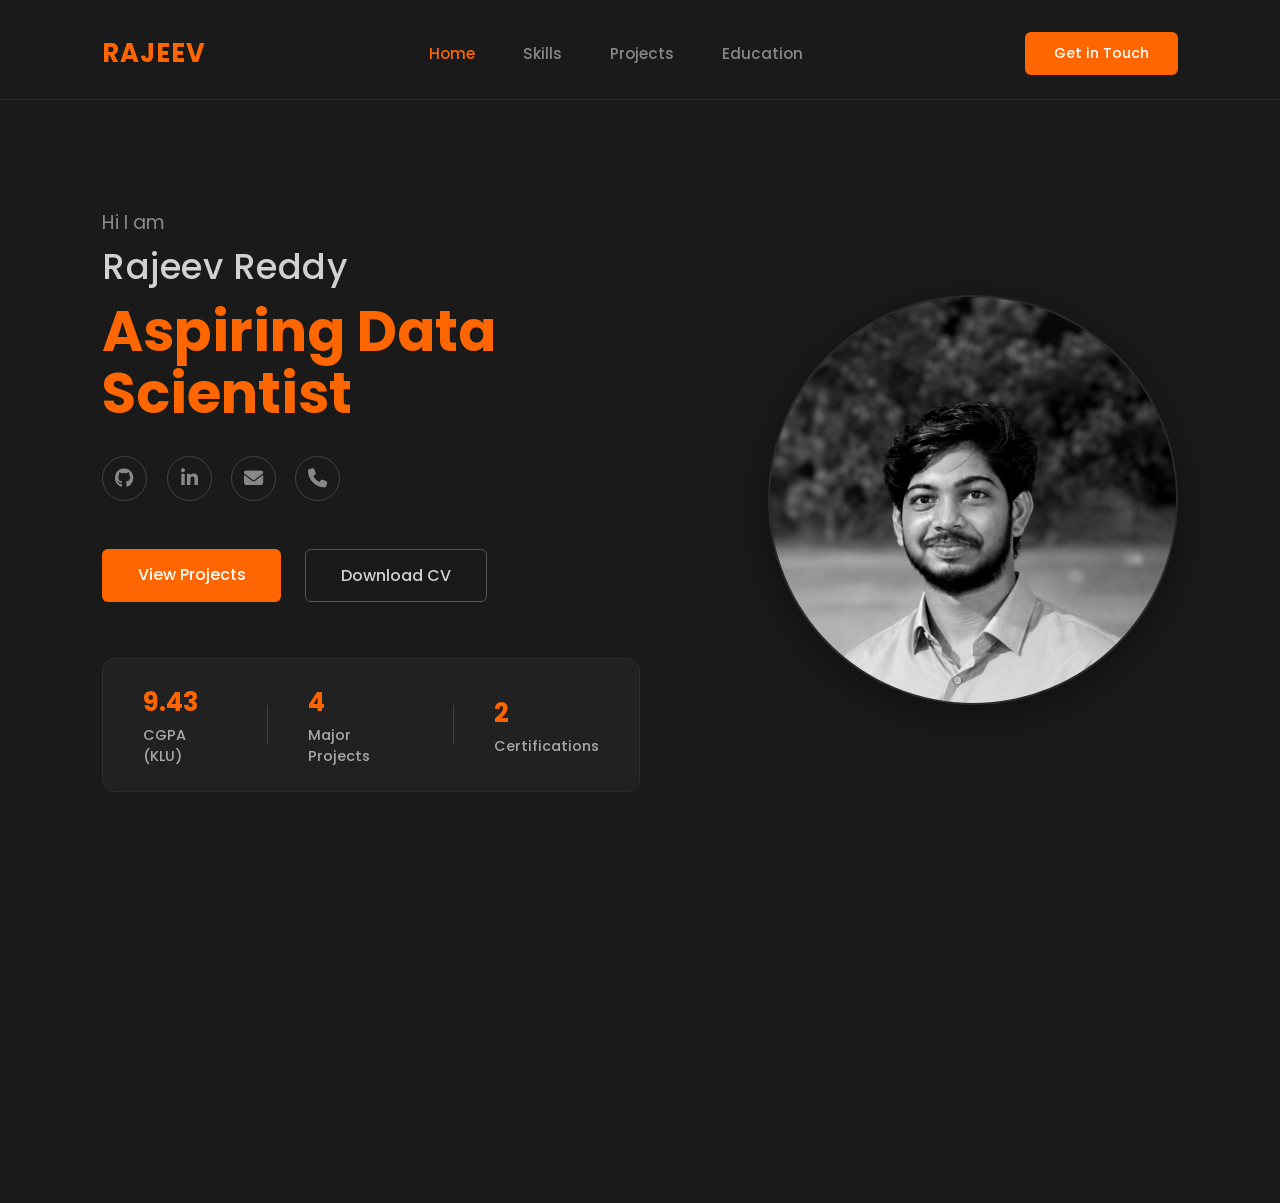
<file: index.html>
<!DOCTYPE html>
<html lang="en">
<head>
    <meta charset="UTF-8">
    <meta name="viewport" content="width=device-width, initial-scale=1.0">
    <title>Rajeev Reddy - Aspiring Data Scientist</title>
    <link rel="stylesheet" href="style.css">
    <link href="https://fonts.googleapis.com/css2?family=Poppins:wght@300;400;500;600;700;800&display=swap" rel="stylesheet">
    <link rel="stylesheet" href="https://cdnjs.cloudflare.com/ajax/libs/font-awesome/6.4.0/css/all.min.css">
</head>
<body>
    <div class="bg-shape bg-shape-1"></div>
    <div class="bg-shape bg-shape-2"></div>
    
    <div class="main-container">
        <nav class="navbar">
            <div class="logo">RAJEEV</div>
            <ul class="nav-links">
                <li><a href="#home" class="active nav-item">Home</a></li>
                <li><a href="#skills" class="nav-item">Skills</a></li>
                <li><a href="#projects" class="nav-item">Projects</a></li>
                <li><a href="#education" class="nav-item">Education</a></li>
            </ul>
            <a href="#contact" class="btn-nav" onclick="scrollToSection('#contact'); event.preventDefault();">Get in Touch</a>
        </nav>

        <div class="content-area" id="scroll-area">
            <!-- HERO SECTION -->
            <section id="home" class="hero-section">
                <div class="left-section">
                    <p class="greeting">Hi I am</p>
                    <h2 class="name">Rajeev Reddy</h2>
                    <h1 class="title">Aspiring Data Scientist</h1>
                    <div class="social-icons">
                        <a href="https://github.com/rajiv9595" target="_blank" title="GitHub"><i class="fa-brands fa-github"></i></a>
                        <a href="https://www.linkedin.com/in/rajeev-reddy-medapati/" target="_blank" title="LinkedIn"><i class="fa-brands fa-linkedin-in"></i></a>
                        <a href="mailto:medapatirajivreddy@gmail.com" title="Email"><i class="fa-solid fa-envelope"></i></a>
                        <a href="tel:+919614346666" title="Phone"><i class="fa-solid fa-phone"></i></a>
                    </div>

                    <div class="action-buttons">
                        <a href="#projects" class="btn-primary" onclick="scrollToSection('#projects'); event.preventDefault();">View Projects</a>
                        <a href="assets/Rajeev_Resume.pdf" download class="btn-secondary">Download CV</a>
                    </div>

                    <div class="stats">
                        <div class="stat-item">
                            <h3>9.43</h3>
                            <p>CGPA (KLU)</p>
                        </div>
                        <div class="stat-divider"></div>
                        <div class="stat-item">
                            <h3>4</h3>
                            <p>Major Projects</p>
                        </div>
                        <div class="stat-divider"></div>
                        <div class="stat-item">
                            <h3>2</h3>
                            <p>Certifications</p>
                        </div>
                    </div>
                </div>
                
                <div class="right-section">
                    <div class="image-wrapper">
                        <div class="image-container">
                            <img src="assets/rajeev.jpeg" alt="Rajeev Reddy">
                        </div>
                    </div>
                </div>
            </section>

            <!-- SKILLS SECTION -->
            <section id="skills" class="page-section">
                <h2 class="section-title">Technical Skills</h2>
                <div class="skills-container">
                    <div class="skill-category">
                        <h3><i class="fas fa-code"></i> Languages</h3>
                        <div class="skill-tags">
                            <span>Python</span><span>JavaScript</span><span>SQL</span><span>C</span>
                        </div>
                    </div>
                    <div class="skill-category">
                        <h3><i class="fas fa-brain"></i> AI / ML</h3>
                        <div class="skill-tags">
                            <span>TensorFlow</span><span>Keras</span><span>Scikit-learn</span><span>NumPy</span>
                            <span>Pandas</span><span>Matplotlib</span><span>Computer Vision</span><span>NLP</span>
                        </div>
                    </div>
                    <div class="skill-category">
                        <h3><i class="fas fa-server"></i> Web & Backend</h3>
                        <div class="skill-tags">
                            <span>React.js</span><span>Node.js</span><span>Express.js</span><span>FastAPI</span>
                            <span>RESTful APIs</span><span>JWT</span><span>Microservices</span>
                        </div>
                    </div>
                    <div class="skill-category">
                        <h3><i class="fas fa-database"></i> Database & Tools</h3>
                        <div class="skill-tags">
                            <span>MongoDB</span><span>MySQL</span><span>Git</span><span>Docker (CI/CD)</span>
                            <span>Jupyter</span><span>Streamlit</span>
                        </div>
                    </div>
                </div>
            </section>

            <!-- PROJECTS SECTION -->
            <section id="projects" class="page-section">
                <h2 class="section-title">Featured Projects</h2>
                <div class="projects-grid">
                    
                    <div class="project-card">
                        <div class="project-date">Jan 2025</div>
                        <h3>Medical Herb Classification</h3>
                        <div class="project-tech">Python • TensorFlow • Keras • NumPy</div>
                        <p>Designed and trained a CNN model to classify medicinal herb images, achieving 91% test accuracy. Constructed end-to-end data preprocessing pipelines and visualized curves to monitor overfitting.</p>
                        <div class="project-links">
                            <a href="#"><i class="fab fa-github"></i> Source Code</a>
                        </div>
                    </div>

                    <div class="project-card">
                        <div class="project-date">Dec 2024</div>
                        <h3>Agentic AI Compliance Platform</h3>
                        <div class="project-tech">Python • FastAPI • React.js • NLP Rule Engine</div>
                        <p>Architected a multi-agent AI system with Regulation and Monitoring agents. Engineered an NLP Policy Engine that auto-compiles plain-English rules, eliminating 80% of manual audit hours.</p>
                        <div class="project-links">
                            <a href="#"><i class="fab fa-github"></i> Source Code</a>
                        </div>
                    </div>

                    <div class="project-card">
                        <div class="project-date">Oct 2024</div>
                        <h3>Vedic Astrology Chart Generator</h3>
                        <div class="project-tech">FastAPI • React.js • Swiss Ephemeris</div>
                        <p>Deployed a full-stack platform computing accurate D1 Rasi charts. Crafted an interactive South Indian style chart visualization with planetary strength bars and sub-second API responses.</p>
                        <div class="project-links">
                            <a href="#"><i class="fab fa-github"></i> Source Code</a>
                        </div>
                    </div>

                    <div class="project-card">
                        <div class="project-date">Aug 2024</div>
                        <h3>QR Brand Rice Hub</h3>
                        <div class="project-tech">Node.js • Express • MongoDB • JWT</div>
                        <p>Implemented a production-ready RBAC authentication system with 4 user roles. Streamlined product discovery with advanced search, filtering, and brand comparison modules.</p>
                        <div class="project-links">
                            <a href="#"><i class="fab fa-github"></i> Source Code</a>
                        </div>
                    </div>

                </div>
            </section>

            <!-- EDUCATION & CERTS SECTION -->
            <section id="education" class="page-section">
                <h2 class="section-title">Education & Certifications</h2>
                <div class="edu-grid">
                    <div class="edu-column">
                        <div class="edu-card">
                            <h4>KL University</h4>
                            <h5>B.Tech in Artificial Intelligence & Data Science</h5>
                            <p class="edu-date">Jul 2024 – June 2027</p>
                            <p class="edu-score">CGPA: 9.43/10</p>
                        </div>
                        <div class="edu-card">
                            <h4>Govt. Polytechnic Kalyandurgam</h4>
                            <h5>Diploma in AI/ML</h5>
                            <p class="edu-date">Oct 2021 – May 2024</p>
                            <p class="edu-score">Percentage: 85%</p>
                        </div>
                    </div>
                    <div class="cert-column">
                        <div class="cert-card">
                            <i class="fas fa-cloud cert-icon"></i>
                            <div>
                                <h4>Oracle Cloud Infrastructure 2025</h4>
                                <p>Certified Architect Associate</p>
                            </div>
                        </div>
                        <div class="cert-card">
                            <i class="fas fa-robot cert-icon"></i>
                            <div>
                                <h4>Automation Anywhere Certified</h4>
                                <p>Automation Anywhere University</p>
                            </div>
                        </div>
                    </div>
                </div>
            </section>

            <!-- CONTACT SECTION -->
            <section id="contact" class="page-section">
                <h2 class="section-title">Get in Touch</h2>
                <div class="contact-grid">
                    <div class="contact-info">
                        <h3>Let's Build Something Great</h3>
                        <p class="contact-desc">
                            I'm actively looking for internships, collaborative projects, and full-time opportunities. Whether you have a question or just want to say hi - my inbox is always open.
                        </p>
                        
                        <div class="contact-details">
                            <div class="contact-item">
                                <div class="contact-icon">
                                    <i class="fa-solid fa-envelope"></i>
                                </div>
                                <div class="contact-text">
                                    <span class="label">EMAIL</span>
                                    <a href="mailto:medapatirajivreddy@gmail.com" class="value">medapatirajivreddy@gmail.com</a>
                                </div>
                            </div>
                            
                            <div class="contact-item">
                                <div class="contact-icon">
                                    <i class="fa-solid fa-phone"></i>
                                </div>
                                <div class="contact-text">
                                    <span class="label">PHONE</span>
                                    <a href="tel:+919614346666" class="value">+91 9614346666</a>
                                </div>
                            </div>
                            
                            <div class="contact-item">
                                <div class="contact-icon">
                                    <i class="fa-solid fa-location-dot"></i>
                                </div>
                                <div class="contact-text">
                                    <span class="label">LOCATION</span>
                                    <span class="value">Vijayawada, Andhra Pradesh, India</span>
                                </div>
                            </div>
                        </div>
                    </div>
                    
                    <div class="contact-form-container">
                        <form class="contact-form" action="https://api.web3forms.com/submit" method="POST">
                            <input type="hidden" name="access_key" value="458da40b-7f97-4d55-b2f3-5a2aa37ddf11">
                            <div class="form-group">
                                <label for="name">YOUR NAME</label>
                                <input type="text" id="name" name="name" required placeholder="Enter your name">
                            </div>
                            <div class="form-group">
                                <label for="email">EMAIL ADDRESS</label>
                                <input type="email" id="email" name="email" required placeholder="Enter your email">
                            </div>
                            <div class="form-group">
                                <label for="subject">SUBJECT</label>
                                <input type="text" id="subject" name="subject" required placeholder="Enter subject">
                            </div>
                            <div class="form-group">
                                <label for="message">MESSAGE</label>
                                <textarea id="message" name="message" rows="5" required placeholder="Enter your message"></textarea>
                            </div>
                            <button type="submit" class="btn-submit">SEND MESSAGE <i class="fa-solid fa-arrow-right"></i></button>
                        </form>
                    </div>
                </div>
            </section>
        </div>
    </div>
    
    <script src="https://cdnjs.cloudflare.com/ajax/libs/gsap/3.12.2/gsap.min.js"></script>
    <script src="script.js"></script>
</body>
</html>
</file>
<file: style.css>
* {
    margin: 0;
    padding: 0;
    box-sizing: border-box;
    font-family: 'Poppins', sans-serif;
}

html, body {
    background-color: #1a1a1a;
    color: #ffffff;
    height: 100vh;
    overflow: hidden;
    position: relative;
    cursor: default !important;
}

a, button, .nav-links li a, .btn-nav, .btn-primary, .btn-secondary, .social-icons a {
    cursor: pointer !important;
}

/* Background Shapes */
.bg-shape {
    position: absolute;
    z-index: -1;
    background: linear-gradient(135deg, #1e1e1e 0%, #111111 100%);
    box-shadow: 0 0 50px rgba(0,0,0,0.5);
}

.bg-shape-1 {
    top: -20vh;
    left: -10vw;
    width: 60vw;
    height: 120vh;
    transform: rotate(35deg);
    border-right: 1px solid #2a2a2a;
}

.bg-shape-2 {
    bottom: -20vh;
    right: -10vw;
    width: 60vw;
    height: 120vh;
    transform: rotate(35deg);
    border-left: 1px solid #2a2a2a;
}

/* Main Container */
.main-container {
    position: relative;
    width: 100%;
    height: 100vh;
    background-color: #1a1a1a;
    z-index: 1;
    display: flex;
    flex-direction: column;
    padding: 2rem 0 0 0; 
    overflow: hidden;
}

/* Navbar */
.navbar {
    display: flex;
    justify-content: space-between;
    align-items: center;
    padding: 0 8vw 1.5rem 8vw;
    border-bottom: 1px solid #2a2a2a;
}

.logo {
    font-size: 1.6rem;
    font-weight: 700;
    color: #ff6600;
    letter-spacing: 1px;
}

.nav-links {
    list-style: none;
    display: flex;
    gap: 3rem;
}

.nav-links li a {
    text-decoration: none;
    color: #888888;
    font-size: 0.95rem;
    font-weight: 500;
    transition: 0.3s;
}

.nav-links li a:hover, .nav-links li a.active {
    color: #ff6600;
}

.btn-nav {
    background-color: #ff6600;
    color: #ffffff;
    padding: 0.7rem 1.8rem;
    border-radius: 6px;
    text-decoration: none;
    font-size: 0.9rem;
    font-weight: 500;
    transition: 0.3s;
}

.btn-nav:hover {
    background-color: #e55c00;
}

/* SCROLLABLE CONTENT AREA */
.content-area {
    position: relative;
    flex: 1;
    overflow-y: auto;
    overflow-x: hidden;
    scroll-behavior: smooth;
    padding: 0 8vw;
}

/* Custom Scrollbar for premium feel */
.content-area::-webkit-scrollbar {
    width: 8px;
}
.content-area::-webkit-scrollbar-track {
    background: transparent; 
}
.content-area::-webkit-scrollbar-thumb {
    background-color: #333; 
    border-radius: 10px;
}
.content-area::-webkit-scrollbar-thumb:hover {
    background-color: #ff6600; 
}

/* Hero Section */
.hero-section {
    display: flex;
    min-height: 100%;
    align-items: center;
    padding: 2rem 0;
}

.left-section {
    flex: 1;
    display: flex;
    flex-direction: column;
    justify-content: center;
}

.greeting {
    font-size: 1.2rem;
    color: #888888;
    margin-bottom: 0.2rem;
    font-weight: 400;
}

.name {
    font-size: 2.2rem;
    color: #d1d1d1;
    font-weight: 500;
    margin-bottom: 0.5rem;
    letter-spacing: 0.5px;
}

.title {
    font-size: 3.5rem;
    color: #ff6600;
    font-weight: 700;
    line-height: 1.1;
    margin-bottom: 2rem;
}

/* Social Icons */
.social-icons {
    display: flex;
    gap: 1.2rem;
    margin-bottom: 3rem;
}

.social-icons a {
    display: flex;
    align-items: center;
    justify-content: center;
    width: 45px;
    height: 45px;
    border: 1px solid #444444;
    border-radius: 50%;
    color: #888888;
    text-decoration: none;
    font-size: 1.2rem;
    transition: all 0.3s ease;
}

.social-icons a:hover {
    border-color: #ff6600;
    color: #ff6600;
    transform: translateY(-3px);
    box-shadow: 0 5px 15px rgba(255,102,0,0.3);
}

/* Action Buttons */
.action-buttons {
    display: flex;
    gap: 1.5rem;
    margin-bottom: 3.5rem;
}

.btn-primary {
    background-color: #ff6600;
    color: #ffffff;
    padding: 0.8rem 2.2rem;
    border-radius: 6px;
    text-decoration: none;
    font-size: 1rem;
    font-weight: 500;
    transition: 0.3s;
}

.btn-primary:hover {
    background-color: #e55c00;
    transform: translateY(-2px);
}

.btn-secondary {
    background-color: transparent;
    color: #d1d1d1;
    padding: 0.8rem 2.2rem;
    border-radius: 6px;
    border: 1px solid #555555;
    text-decoration: none;
    font-size: 1rem;
    font-weight: 500;
    transition: 0.3s;
}

.btn-secondary:hover {
    border-color: #ffffff;
    color: #ffffff;
}

/* Stats */
.stats {
    display: flex;
    background-color: #222222;
    padding: 1.5rem 2.5rem;
    border-radius: 12px;
    align-items: center;
    width: fit-content;
    border: 1px solid #2f2f2f;
}

.stat-item {
    text-align: left;
}

.stat-item h3 {
    color: #ff6600;
    font-size: 1.6rem;
    font-weight: 700;
    margin-bottom: 0.2rem;
}

.stat-item p {
    color: #aaaaaa;
    font-size: 0.9rem;
    font-weight: 500;
}

.stat-divider {
    width: 1px;
    height: 40px;
    background-color: #444444;
    margin: 0 2.5rem;
}

/* Right Section Image */
.right-section {
    flex: 1;
    display: flex;
    justify-content: flex-end;
    align-items: center;
}

.image-container {
    width: 32vw;
    height: 32vw;
    max-width: 420px;
    max-height: 420px;
    min-width: 280px;
    min-height: 280px;
    background-color: #262626;
    border-radius: 50%;
    overflow: hidden;
    display: flex;
    justify-content: center;
    align-items: flex-end;
    box-shadow: inset 0 0 50px rgba(0,0,0,0.5), 0 10px 40px rgba(0,0,0,0.4);
    border: 2px solid #2a2a2a;
    transition: all 0.5s ease;
}

.image-container:hover {
    border-color: #ff6600;
    box-shadow: inset 0 0 50px rgba(0,0,0,0.5), 0 10px 40px rgba(255,102,0,0.2);
}

.image-container img {
    width: 100%;
    height: 100%;
    object-fit: cover;
    object-position: center 15%;
    filter: grayscale(100%) contrast(1.1);
    transition: filter 0.5s ease, transform 0.5s ease;
}

.image-container:hover img {
    filter: grayscale(0%) contrast(1.1);
    transform: scale(1.05);
}


/* ----- NEW INTERACTIVE SECTIONS ----- */

.page-section {
    padding: 6rem 0;
    min-height: 80%;
    border-top: 1px solid #2a2a2a;
}

.section-title {
    font-size: 2.5rem;
    color: #ffffff;
    margin-bottom: 3rem;
    font-weight: 600;
    position: relative;
    display: inline-block;
}

.section-title::after {
    content: '';
    position: absolute;
    bottom: -10px;
    left: 0;
    width: 50%;
    height: 3px;
    background-color: #ff6600;
    border-radius: 2px;
}

/* Skills Section */
.skills-container {
    display: grid;
    grid-template-columns: repeat(auto-fit, minmax(300px, 1fr));
    gap: 2rem;
}

.skill-category {
    background-color: #222222;
    border: 1px solid #333;
    padding: 2rem;
    border-radius: 12px;
    transition: transform 0.3s ease, border-color 0.3s ease;
}

.skill-category:hover {
    transform: translateY(-5px);
    border-color: #ff6600;
    box-shadow: 0 10px 30px rgba(255,102,0,0.1);
}

.skill-category h3 {
    color: #ff6600;
    margin-bottom: 1.5rem;
    font-size: 1.2rem;
    display: flex;
    align-items: center;
    gap: 10px;
}

.skill-tags {
    display: flex;
    flex-wrap: wrap;
    gap: 0.8rem;
}

.skill-tags span {
    background-color: #1a1a1a;
    border: 1px solid #444;
    padding: 0.5rem 1rem;
    border-radius: 20px;
    font-size: 0.85rem;
    color: #d1d1d1;
    transition: all 0.3s ease;
    cursor: default;
}

.skill-tags span:hover {
    background-color: #ff6600;
    color: #fff;
    border-color: #ff6600;
}

/* Projects Section */
.projects-grid {
    display: grid;
    grid-template-columns: repeat(auto-fit, minmax(350px, 1fr));
    gap: 2rem;
}

.project-card {
    background-color: #222222;
    border: 1px solid #333;
    border-radius: 12px;
    padding: 2.5rem;
    transition: all 0.4s ease;
    position: relative;
    overflow: hidden;
}

.project-card::before {
    content: '';
    position: absolute;
    top: 0; left: 0;
    width: 100%; height: 4px;
    background: linear-gradient(90deg, #ff6600, #ff9900);
    transform: scaleX(0);
    transform-origin: left;
    transition: transform 0.4s ease;
}

.project-card:hover {
    transform: translateY(-10px);
    box-shadow: 0 15px 40px rgba(0,0,0,0.5);
    border-color: #444;
}

.project-card:hover::before {
    transform: scaleX(1);
}

.project-date {
    font-size: 0.8rem;
    color: #ff6600;
    margin-bottom: 0.5rem;
    font-weight: 600;
    text-transform: uppercase;
    letter-spacing: 1px;
}

.project-card h3 {
    font-size: 1.4rem;
    color: #fff;
    margin-bottom: 1rem;
}

.project-tech {
    font-size: 0.85rem;
    color: #aaa;
    margin-bottom: 1.5rem;
    font-weight: 500;
}

.project-card p {
    color: #888;
    font-size: 0.95rem;
    line-height: 1.6;
    margin-bottom: 2rem;
}

.project-links a {
    color: #d1d1d1;
    text-decoration: none;
    font-size: 0.9rem;
    font-weight: 500;
    display: inline-flex;
    align-items: center;
    gap: 8px;
    transition: color 0.3s;
}

.project-links a:hover {
    color: #ff6600;
}

/* Education & Certifications */
.edu-grid {
    display: grid;
    grid-template-columns: 1fr 1fr;
    gap: 3rem;
}

.edu-column, .cert-column {
    display: flex;
    flex-direction: column;
    gap: 1.5rem;
}

.edu-card, .cert-card {
    background-color: #222222;
    border: 1px solid #333;
    padding: 1.8rem;
    border-radius: 10px;
    transition: transform 0.3s, border-color 0.3s;
}

.edu-card:hover, .cert-card:hover {
    transform: translateX(10px);
    border-color: #ff6600;
}

.edu-card h4 {
    font-size: 1.2rem;
    color: #fff;
    margin-bottom: 0.3rem;
}

.edu-card h5 {
    color: #ff6600;
    font-weight: 500;
    margin-bottom: 1rem;
    font-size: 0.95rem;
}

.edu-date {
    font-size: 0.85rem;
    color: #888;
    margin-bottom: 0.3rem;
}

.edu-score {
    font-size: 0.9rem;
    color: #d1d1d1;
    font-weight: 600;
}

.cert-card {
    display: flex;
    align-items: center;
    gap: 1.5rem;
}

.cert-icon {
    font-size: 2.5rem;
    color: #ff6600;
    background: #1a1a1a;
    padding: 1rem;
    border-radius: 10px;
    border: 1px solid #333;
}

.cert-card h4 {
    font-size: 1.1rem;
    color: #fff;
    margin-bottom: 0.3rem;
}

.cert-card p {
    font-size: 0.85rem;
    color: #888;
}

/* Contact Section */
.contact-grid {
    display: grid;
    grid-template-columns: 1fr 1.2fr;
    gap: 4rem;
    margin-top: 2rem;
}

.contact-info {
    display: flex;
    flex-direction: column;
}

.contact-info h3 {
    font-size: 1.8rem;
    color: #fff;
    margin-bottom: 1rem;
    font-weight: 600;
}

.contact-desc {
    color: #888;
    line-height: 1.6;
    margin-bottom: 3rem;
    font-size: 0.95rem;
}

.contact-details {
    display: flex;
    flex-direction: column;
    gap: 2rem;
}

.contact-item {
    display: flex;
    align-items: center;
    gap: 1.5rem;
}

.contact-icon {
    display: flex;
    align-items: center;
    justify-content: center;
    width: 48px;
    height: 48px;
    background-color: rgba(255, 102, 0, 0.05);
    border: 1px solid rgba(255, 102, 0, 0.4);
    border-radius: 8px;
    color: #ff6600;
    font-size: 1.2rem;
    box-shadow: 0 0 15px rgba(255, 102, 0, 0.1);
    transition: all 0.3s ease;
}

.contact-item:hover .contact-icon {
    background-color: rgba(255, 102, 0, 0.15);
    border-color: #ff6600;
    box-shadow: 0 0 25px rgba(255, 102, 0, 0.3);
    transform: translateY(-2px);
}

.contact-text {
    display: flex;
    flex-direction: column;
}

.contact-text .label {
    font-size: 0.75rem;
    color: #888;
    font-weight: 600;
    letter-spacing: 1.5px;
    margin-bottom: 0.3rem;
}

.contact-text .value {
    font-size: 1rem;
    color: #ffffff;
    text-decoration: none;
    font-family: 'Courier New', Courier, monospace, sans-serif;
    font-weight: 500;
    transition: color 0.3s ease;
}

.contact-text a.value:hover {
    color: #ff6600;
}

.contact-form-container {
    background-color: #222222;
    border: 1px solid #333;
    padding: 3rem;
    border-radius: 12px;
    box-shadow: 0 10px 30px rgba(0,0,0,0.3);
}

.contact-form .form-group {
    margin-bottom: 1.8rem;
    display: flex;
    flex-direction: column;
}

.contact-form label {
    font-size: 0.75rem;
    color: #888;
    font-weight: 600;
    letter-spacing: 1.5px;
    margin-bottom: 0.8rem;
}

.contact-form input,
.contact-form textarea {
    width: 100%;
    padding: 1.1rem;
    background-color: #1a1a1a;
    border: 1px solid #333;
    border-radius: 8px;
    color: #fff;
    font-size: 0.95rem;
    font-family: 'Poppins', sans-serif;
    outline: none;
    transition: all 0.3s ease;
}

.contact-form input:focus,
.contact-form textarea:focus {
    border-color: #ff6600;
    box-shadow: 0 0 10px rgba(255, 102, 0, 0.15);
    background-color: #1c1c1c;
}

.btn-submit {
    width: 100%;
    padding: 1.2rem;
    background-color: #ff6600;
    color: #ffffff;
    border: none;
    border-radius: 8px;
    font-size: 1rem;
    font-weight: 600;
    cursor: pointer;
    display: flex;
    align-items: center;
    justify-content: center;
    gap: 0.8rem;
    transition: all 0.3s ease;
    text-transform: uppercase;
    letter-spacing: 1px;
}

.btn-submit:hover {
    background-color: #e55b00;
    box-shadow: 0 5px 20px rgba(255, 102, 0, 0.4);
}

.btn-submit:active {
    transform: scale(0.98);
}

/* Responsive adjustments */
@media (max-width: 1024px) {
    .hero-section {
        flex-direction: column;
    }
    .right-section {
        justify-content: center;
        margin-top: 3rem;
    }
    .title {
        font-size: 3rem;
    }
    .image-container {
        width: min(350px, 70vw);
        height: min(350px, 70vw);
    }
    .nav-links {
        display: none; /* simple mobile nav */
    }
    .edu-grid {
        grid-template-columns: 1fr;
    }
    .contact-grid {
        grid-template-columns: 1fr;
        gap: 3rem;
    }
    .contact-form-container {
        padding: 2rem;
    }
}
</file>
